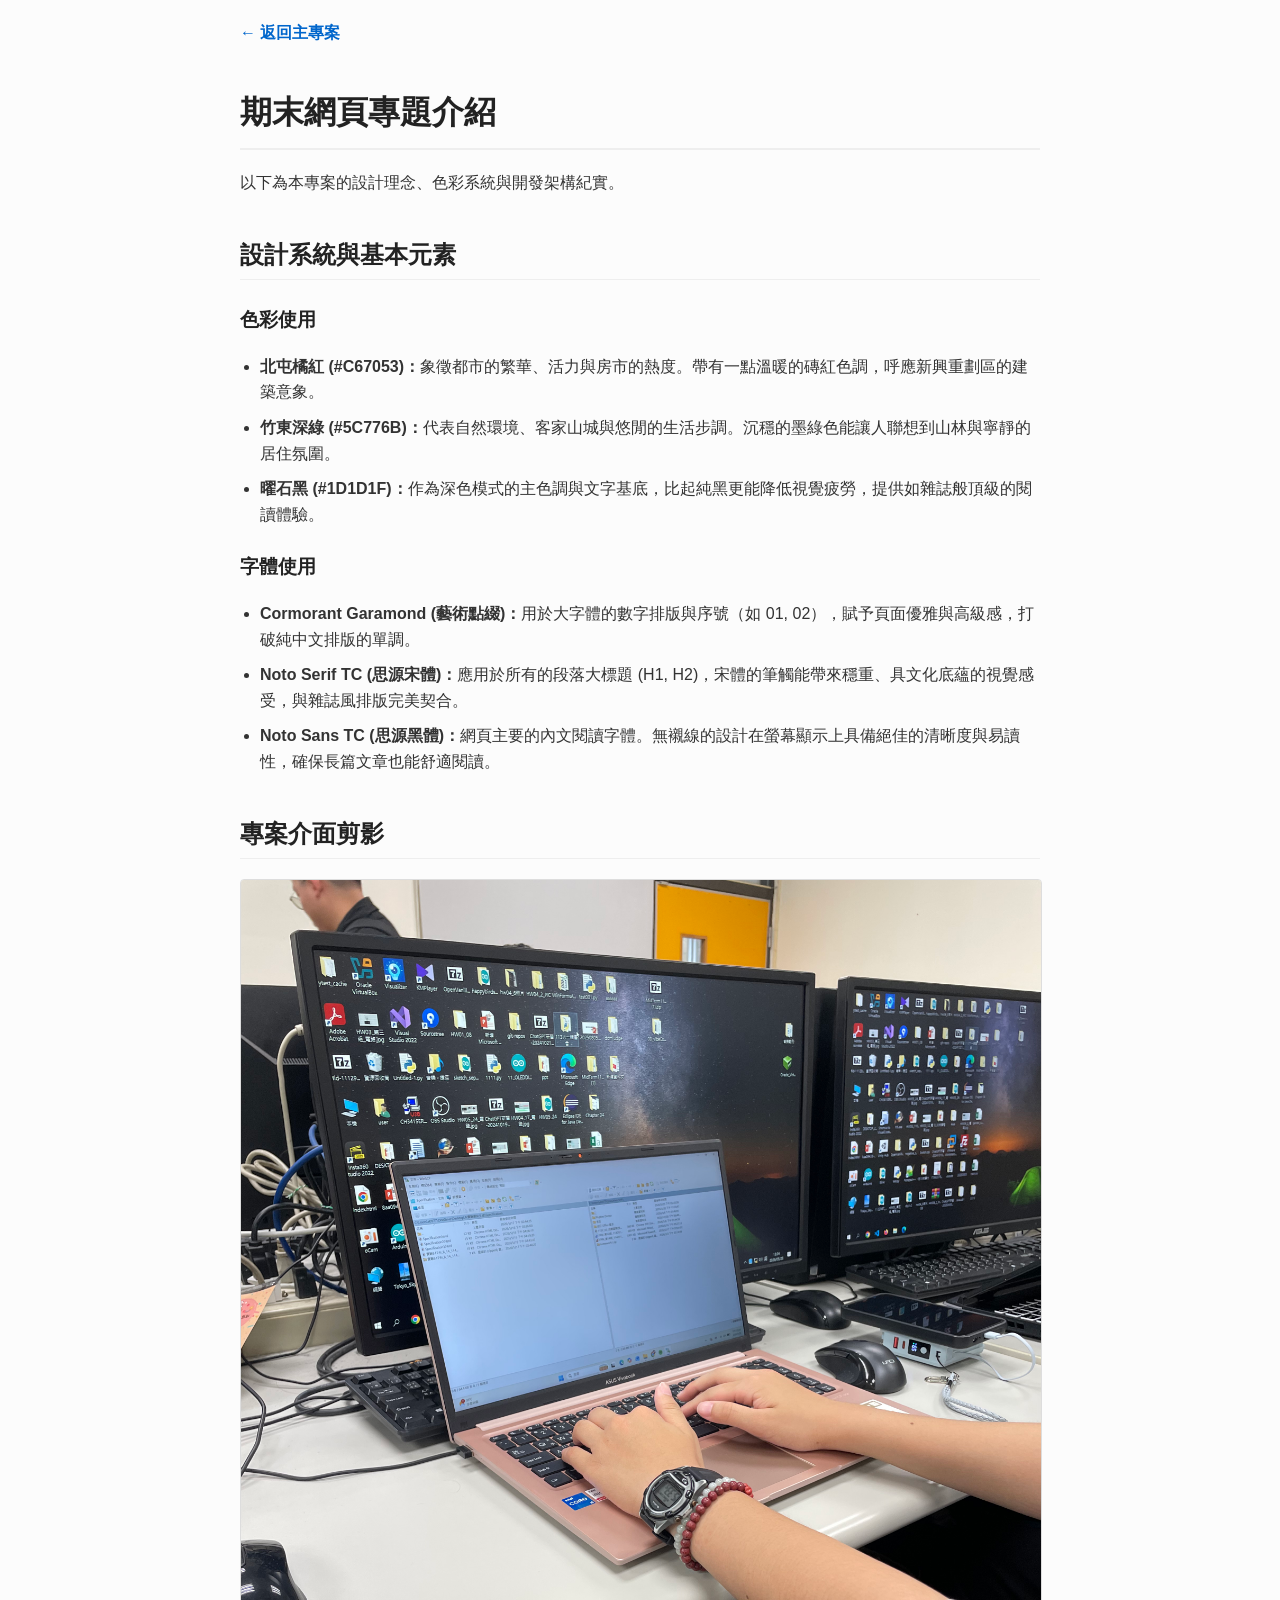
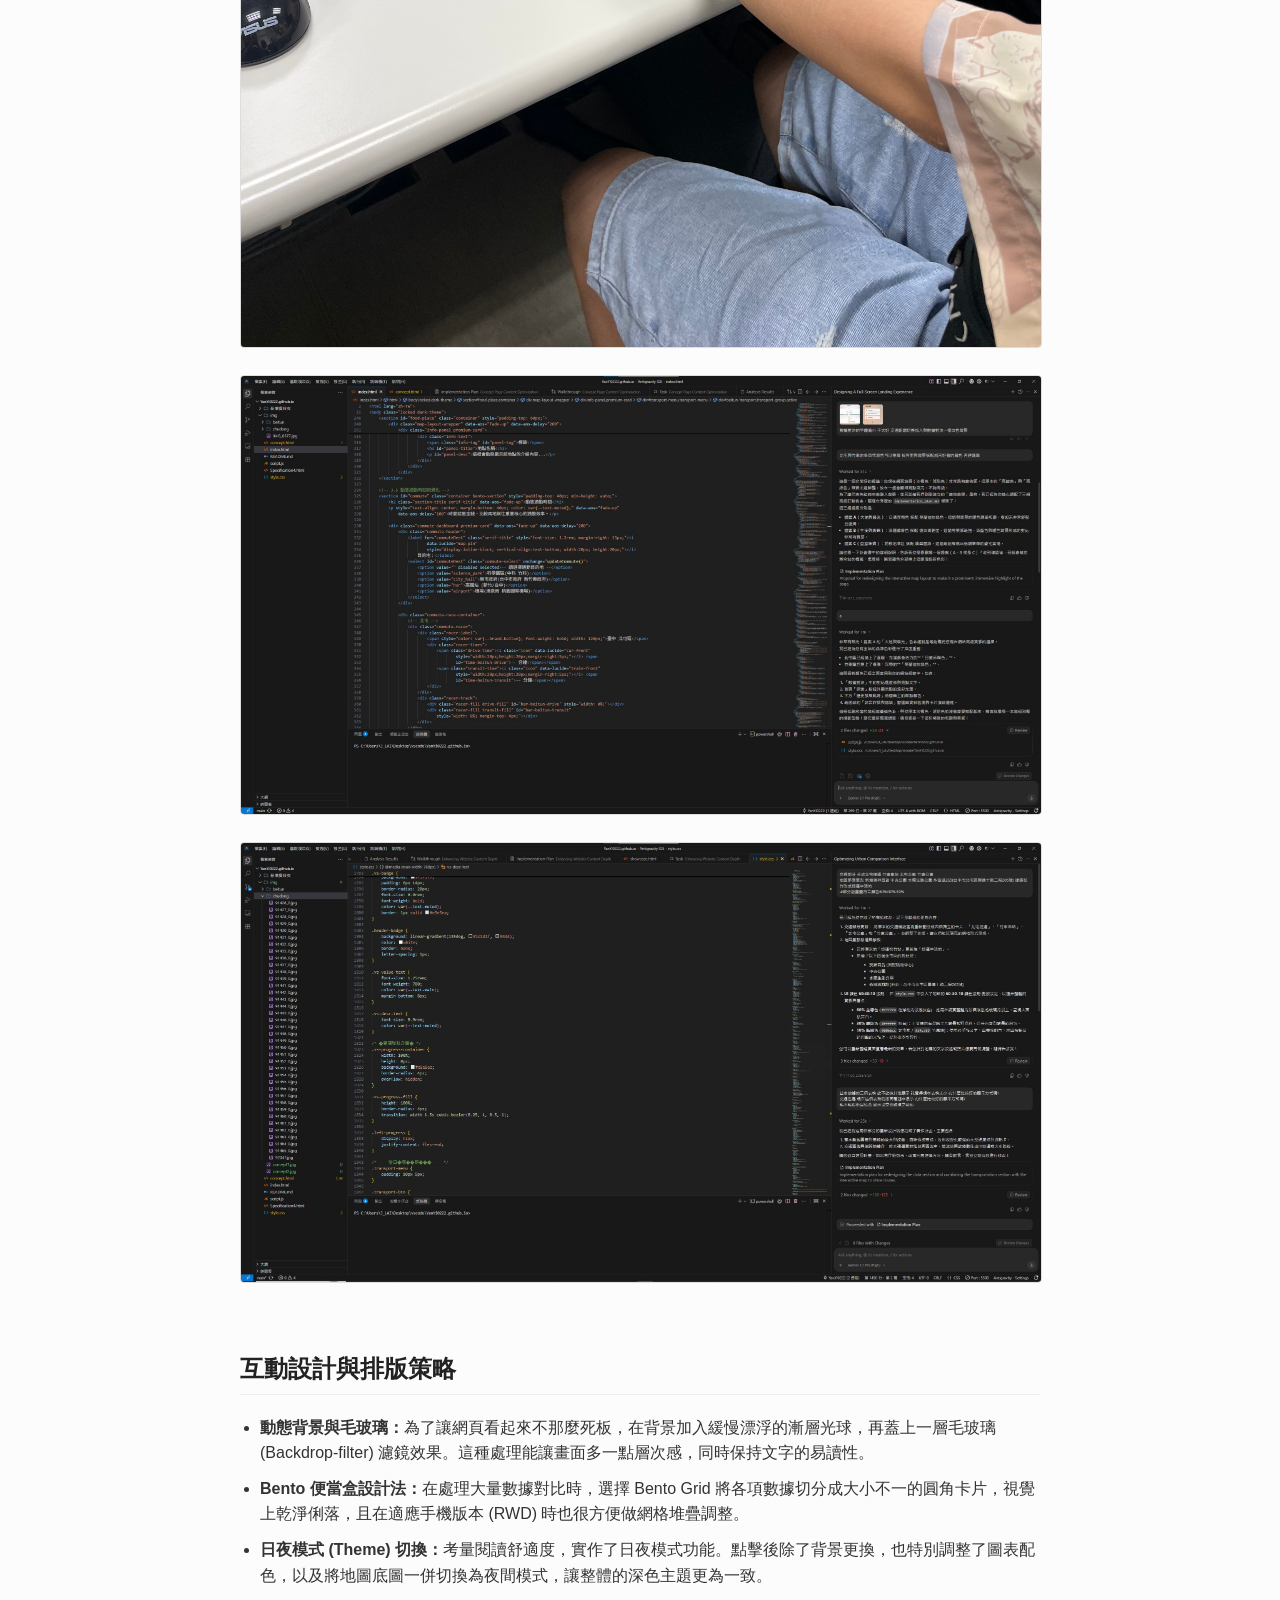
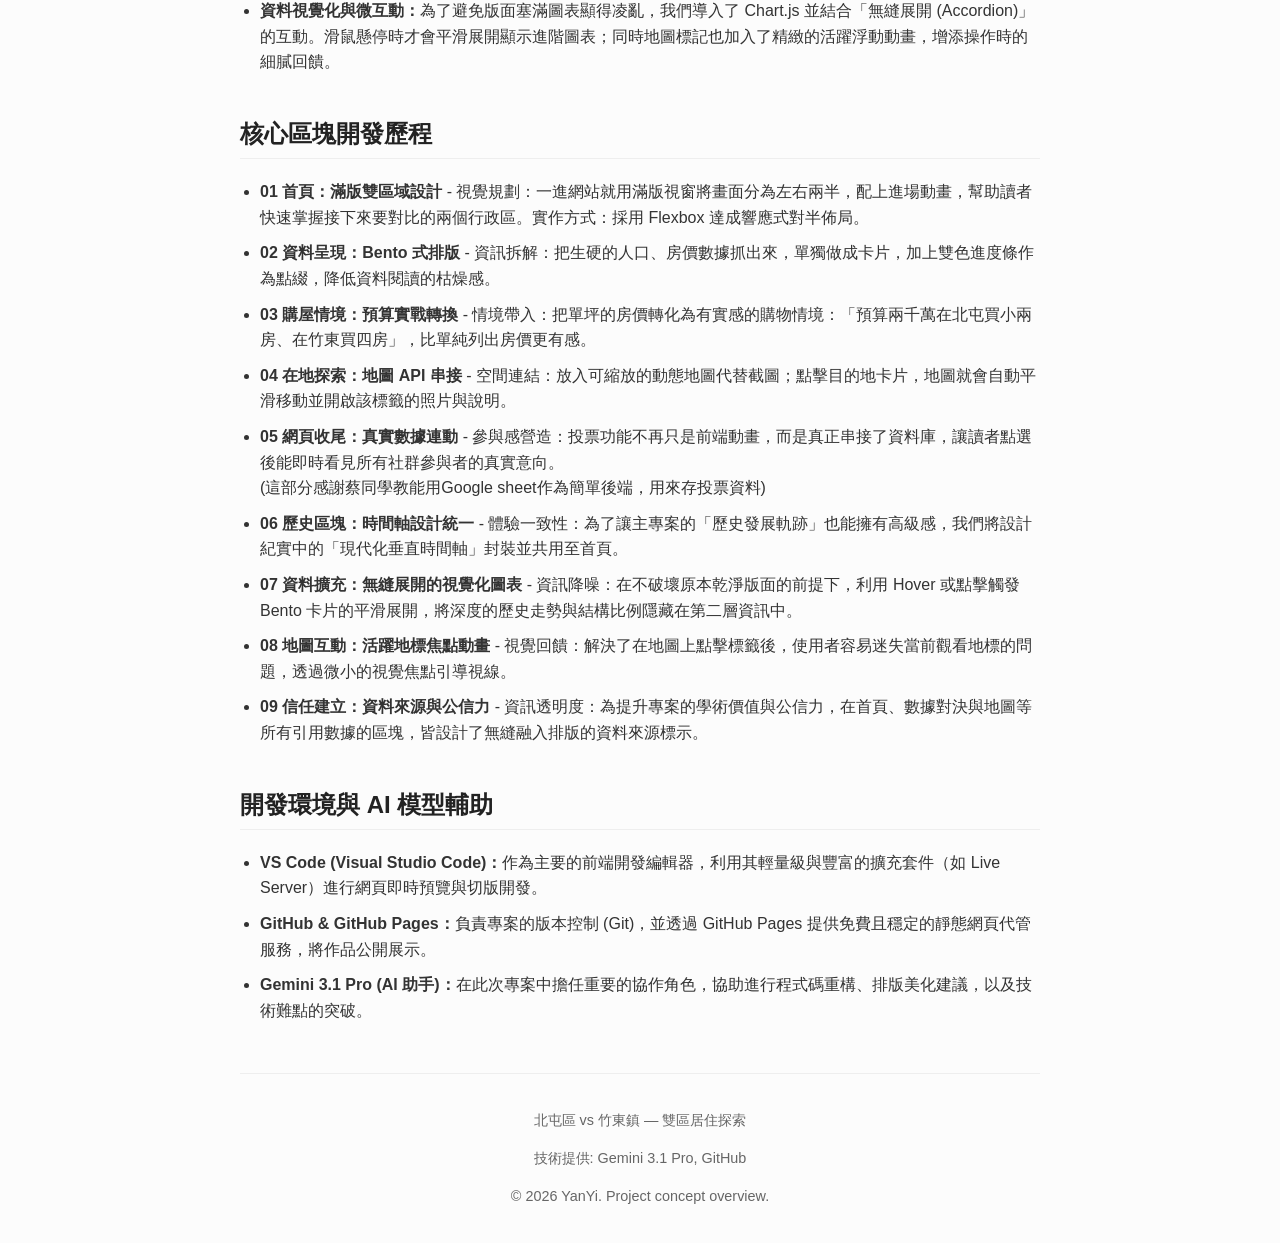
<file: webfinal/concept.html>
<!DOCTYPE html>
<html lang="zh-TW">

<head>
    <meta charset="UTF-8">
    <meta name="viewport" content="width=device-width, initial-scale=1.0">
    <meta name="description" content="本專題的幕後開發心得與設計過程 - 探索北屯區與竹東鎮居住比較的設計紀錄。">
    <title>專題介紹與開發心得</title>
    <style>
        body {
            font-family: -apple-system, BlinkMacSystemFont, "Segoe UI", Roboto, "Helvetica Neue", Arial, sans-serif;
            line-height: 1.6;
            color: #333;
            max-width: 800px;
            margin: 0 auto;
            padding: 20px;
            background-color: #fcfcfc;
        }

        h1,
        h2,
        h3 {
            color: #222;
        }

        h1 {
            border-bottom: 2px solid #eee;
            padding-bottom: 10px;
            margin-bottom: 20px;
        }

        h2 {
            margin-top: 40px;
            border-bottom: 1px solid #eee;
            padding-bottom: 5px;
        }

        h3 {
            margin-top: 25px;
        }

        p {
            margin-bottom: 15px;
        }

        ul {
            margin-bottom: 20px;
            padding-left: 20px;
        }

        li {
            margin-bottom: 10px;
        }

        .gallery img {
            max-width: 100%;
            height: auto;
            margin-bottom: 20px;
            border: 1px solid #ddd;
            border-radius: 4px;
        }

        .back-link {
            display: inline-block;
            margin-bottom: 20px;
            text-decoration: none;
            color: #0066cc;
            font-weight: bold;
        }

        .back-link:hover {
            text-decoration: underline;
        }

        footer {
            margin-top: 50px;
            padding-top: 20px;
            border-top: 1px solid #eee;
            text-align: center;
            font-size: 0.9em;
            color: #666;
        }
    </style>
</head>

<body>

    <a href="index.html" class="back-link">← 返回主專案</a>

    <header>
        <h1>期末網頁專題介紹</h1>
        <p>以下為本專案的設計理念、色彩系統與開發架構紀實。</p>
    </header>

    <section>
        <h2>設計系統與基本元素</h2>

        <h3>色彩使用</h3>
        <ul>
            <li><strong>北屯橘紅 (#C67053)：</strong>象徵都市的繁華、活力與房市的熱度。帶有一點溫暖的磚紅色調，呼應新興重劃區的建築意象。</li>
            <li><strong>竹東深綠 (#5C776B)：</strong>代表自然環境、客家山城與悠閒的生活步調。沉穩的墨綠色能讓人聯想到山林與寧靜的居住氛圍。</li>
            <li><strong>曜石黑 (#1D1D1F)：</strong>作為深色模式的主色調與文字基底，比起純黑更能降低視覺疲勞，提供如雜誌般頂級的閱讀體驗。</li>
        </ul>

        <h3>字體使用</h3>
        <ul>
            <li><strong>Cormorant Garamond (藝術點綴)：</strong>用於大字體的數字排版與序號（如 01, 02），賦予頁面優雅與高級感，打破純中文排版的單調。</li>
            <li><strong>Noto Serif TC (思源宋體)：</strong>應用於所有的段落大標題 (H1, H2)，宋體的筆觸能帶來穩重、具文化底蘊的視覺感受，與雜誌風排版完美契合。</li>
            <li><strong>Noto Sans TC (思源黑體)：</strong>網頁主要的內文閱讀字體。無襯線的設計在螢幕顯示上具備絕佳的清晰度與易讀性，確保長篇文章也能舒適閱讀。</li>
        </ul>
    </section>

    <section>
        <h2>專案介面剪影</h2>
        <div class="gallery">
            <img src="img/concept1.jpg" alt="專案截圖 1" onerror="this.style.display='none'">
            <img src="img/concept2.jpg" alt="專案截圖 2" onerror="this.style.display='none'">
            <img src="img/coding.jpg" alt="程式碼截圖" onerror="this.style.display='none'">
        </div>
    </section>

    <section>
        <h2>互動設計與排版策略</h2>
        <ul>
            <li><strong>動態背景與毛玻璃：</strong>為了讓網頁看起來不那麼死板，在背景加入緩慢漂浮的漸層光球，再蓋上一層毛玻璃 (Backdrop-filter)
                濾鏡效果。這種處理能讓畫面多一點層次感，同時保持文字的易讀性。</li>
            <li><strong>Bento 便當盒設計法：</strong>在處理大量數據對比時，選擇 Bento Grid 將各項數據切分成大小不一的圓角卡片，視覺上乾淨俐落，且在適應手機版本 (RWD)
                時也很方便做網格堆疊調整。</li>
            <li><strong>日夜模式 (Theme) 切換：</strong>考量閱讀舒適度，實作了日夜模式功能。點擊後除了背景更換，也特別調整了圖表配色，以及將地圖底圖一併切換為夜間模式，讓整體的深色主題更為一致。
            </li>
            <li><strong>資料視覺化與微互動：</strong>為了避免版面塞滿圖表顯得凌亂，我們導入了 Chart.js 並結合「無縫展開
                (Accordion)」的互動。滑鼠懸停時才會平滑展開顯示進階圖表；同時地圖標記也加入了精緻的活躍浮動動畫，增添操作時的細膩回饋。</li>
        </ul>
    </section>

    <section>
        <h2>核心區塊開發歷程</h2>
        <ul>
            <li><strong>01 首頁：滿版雙區域設計</strong> - 視覺規劃：一進網站就用滿版視窗將畫面分為左右兩半，配上進場動畫，幫助讀者快速掌握接下來要對比的兩個行政區。實作方式：採用 Flexbox
                達成響應式對半佈局。</li>
            <li><strong>02 資料呈現：Bento 式排版</strong> - 資訊拆解：把生硬的人口、房價數據抓出來，單獨做成卡片，加上雙色進度條作為點綴，降低資料閱讀的枯燥感。</li>
            <li><strong>03 購屋情境：預算實戰轉換</strong> - 情境帶入：把單坪的房價轉化為有實感的購物情境：「預算兩千萬在北屯買小兩房、在竹東買四房」，比單純列出房價更有感。</li>
            <li><strong>04 在地探索：地圖 API 串接</strong> - 空間連結：放入可縮放的動態地圖代替截圖；點擊目的地卡片，地圖就會自動平滑移動並開啟該標籤的照片與說明。</li>
            <li><strong>05 網頁收尾：真實數據連動</strong> -
                參與感營造：投票功能不再只是前端動畫，而是真正串接了資料庫，讓讀者點選後能即時看見所有社群參與者的真實意向。<br>(這部分感謝蔡同學教能用Google sheet作為簡單後端，用來存投票資料)
            </li>
            <li><strong>06 歷史區塊：時間軸設計統一</strong> - 體驗一致性：為了讓主專案的「歷史發展軌跡」也能擁有高級感，我們將設計紀實中的「現代化垂直時間軸」封裝並共用至首頁。</li>
            <li><strong>07 資料擴充：無縫展開的視覺化圖表</strong> - 資訊降噪：在不破壞原本乾淨版面的前提下，利用 Hover 或點擊觸發 Bento
                卡片的平滑展開，將深度的歷史走勢與結構比例隱藏在第二層資訊中。</li>
            <li><strong>08 地圖互動：活躍地標焦點動畫</strong> - 視覺回饋：解決了在地圖上點擊標籤後，使用者容易迷失當前觀看地標的問題，透過微小的視覺焦點引導視線。</li>
            <li><strong>09 信任建立：資料來源與公信力</strong> - 資訊透明度：為提升專案的學術價值與公信力，在首頁、數據對決與地圖等所有引用數據的區塊，皆設計了無縫融入排版的資料來源標示。</li>
        </ul>
    </section>

    <section>
        <h2>開發環境與 AI 模型輔助</h2>
        <ul>
            <li><strong>VS Code (Visual Studio Code)：</strong>作為主要的前端開發編輯器，利用其輕量級與豐富的擴充套件（如 Live Server）進行網頁即時預覽與切版開發。
            </li>
            <li><strong>GitHub & GitHub Pages：</strong>負責專案的版本控制 (Git)，並透過 GitHub Pages 提供免費且穩定的靜態網頁代管服務，將作品公開展示。</li>
            <li><strong>Gemini 3.1 Pro (AI 助手)：</strong>在此次專案中擔任重要的協作角色，協助進行程式碼重構、排版美化建議，以及技術難點的突破。</li>
        </ul>
    </section>

    <footer>
        <p>北屯區 vs 竹東鎮 — 雙區居住探索</p>
        <p>技術提供: Gemini 3.1 Pro, GitHub</p>
        <p>&copy; 2026 YanYi. Project concept overview.</p>
    </footer>

</body>

</html>
</file>
